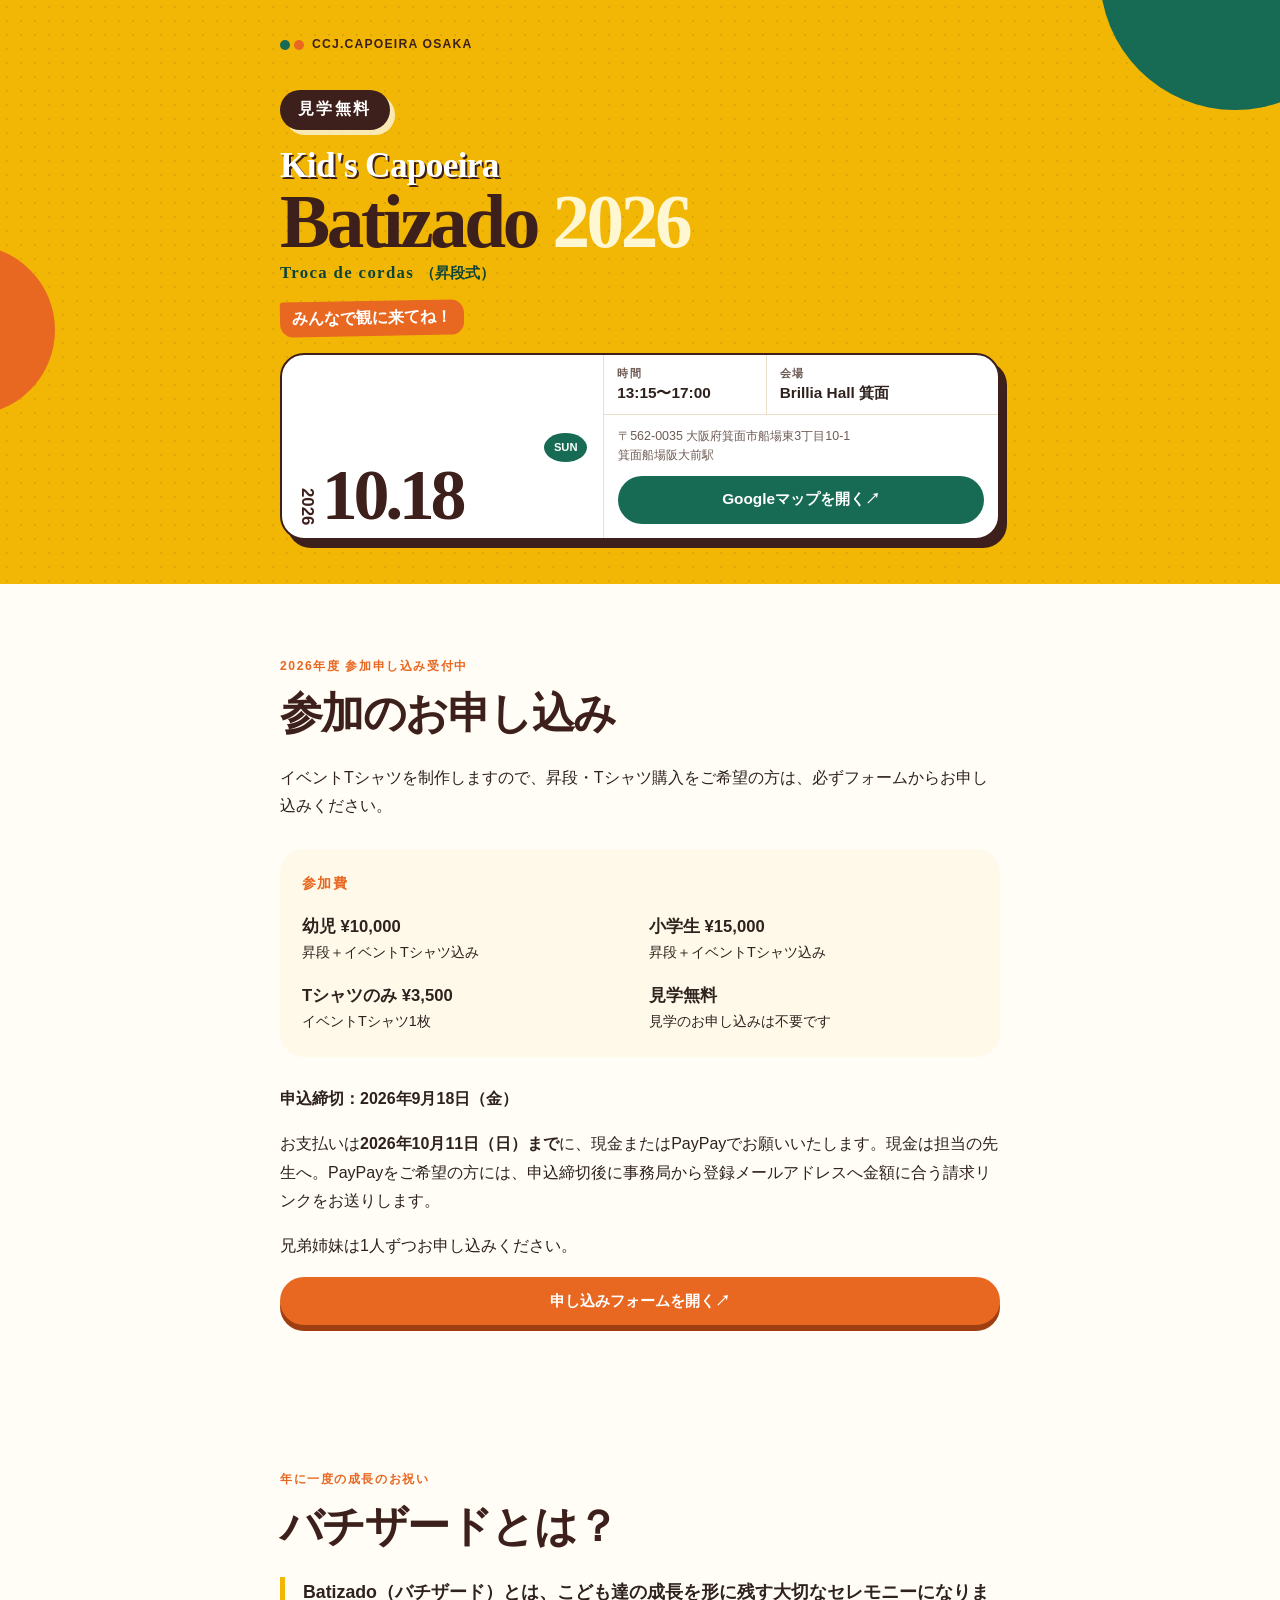
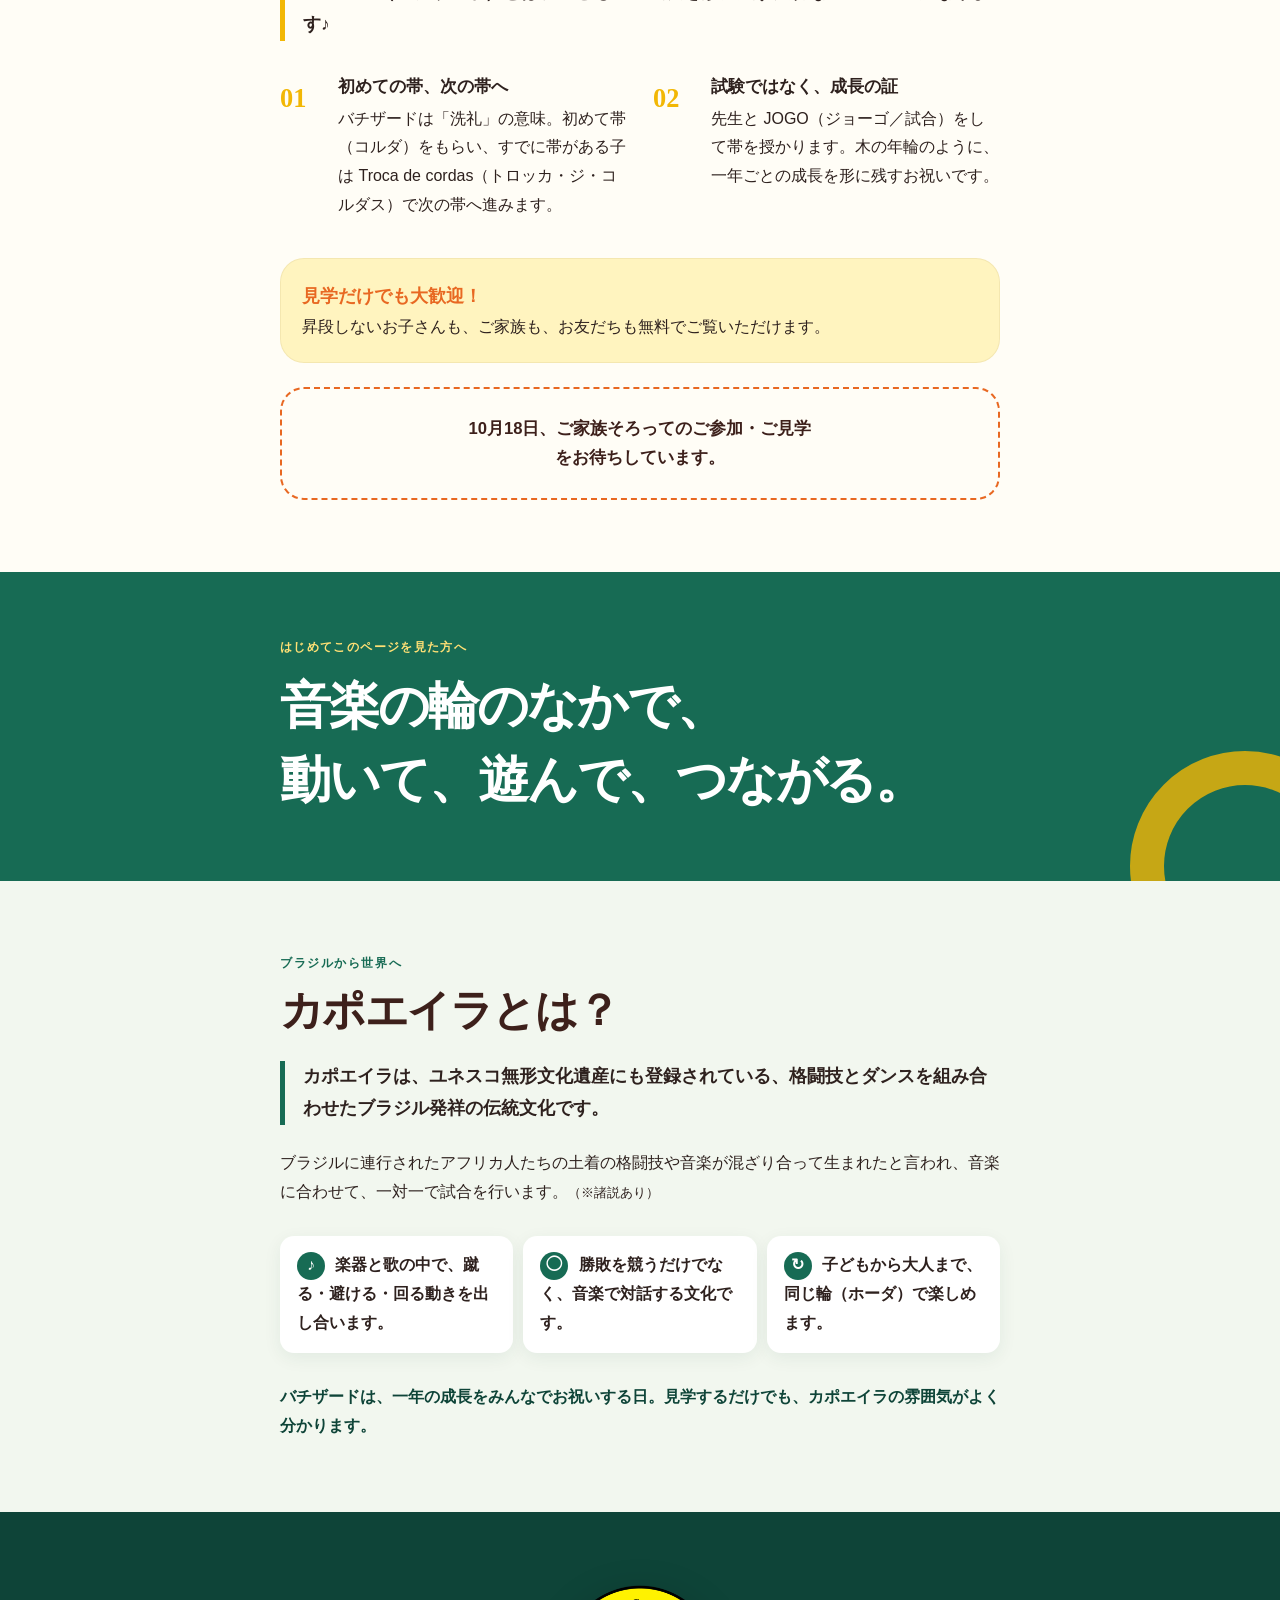
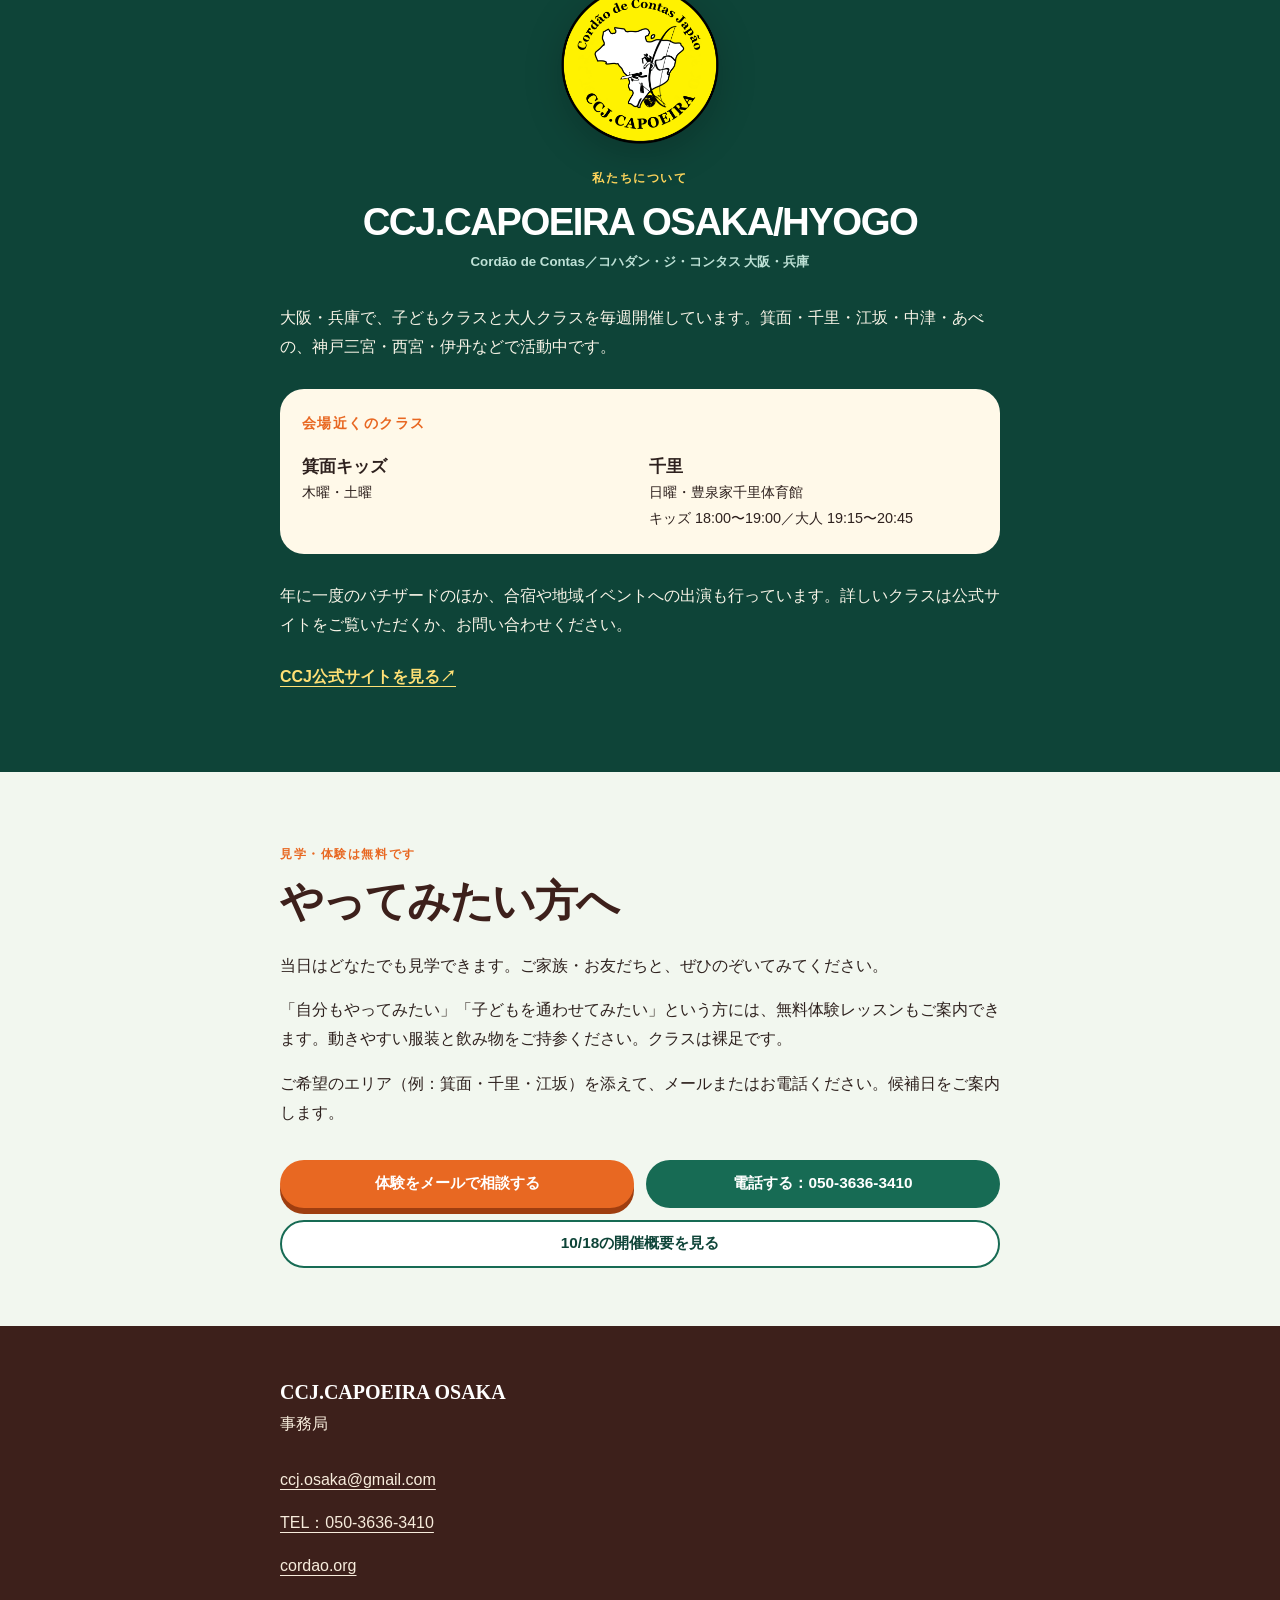
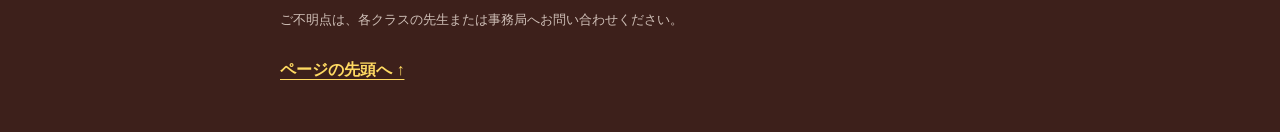
<file: index.html>
<!doctype html>
<html lang="ja">
  <head>
    <meta charset="utf-8">
    <meta name="viewport" content="width=device-width, initial-scale=1">
    <meta name="theme-color" content="#f2b705">
    <meta name="description" content="2026年10月18日（日）Brillia Hall 箕面で開催する、CCJキッズバチザード（昇段式）のご案内。見学無料です。">
    <meta property="og:type" content="website">
    <meta property="og:locale" content="ja_JP">
    <meta property="og:title" content="Kid's Capoeira Batizado 2026｜CCJ.CAPOEIRA OSAKA">
    <meta property="og:description" content="10月18日（日）Brillia Hall 箕面で開催。子どもたちの一年の成長を祝うセレモニーです。見学無料。">
    <title>Kid's Capoeira Batizado 2026｜CCJ.CAPOEIRA OSAKA</title>
    <link rel="stylesheet" href="styles.css?v=20260815-4">
  </head>
  <body>
    <a class="skip-link" href="#event">開催概要へ</a>

    <header class="hero" id="top">
      <div class="hero__shape hero__shape--one" aria-hidden="true"></div>
      <div class="hero__shape hero__shape--two" aria-hidden="true"></div>
      <div class="hero__inner wrap">
        <p class="eyebrow"><span class="eyebrow__dot" aria-hidden="true"></span>CCJ.CAPOEIRA OSAKA</p>
        <div class="hero__heading">
          <span class="free-badge">見学無料</span>
          <h1><span>Kid's Capoeira</span>Batizado <em>2026</em></h1>
          <p class="subtitle">Troca de cordas <span>（昇段式）</span></p>
        </div>
        <p class="hero__message">みんなで観に来てね！</p>

        <section class="event-card" id="event" aria-labelledby="event-title">
          <h2 class="visually-hidden" id="event-title">開催概要</h2>
          <div class="event-date">
            <p class="event-date__year">2026</p>
            <p class="event-date__day">10.18</p>
            <p class="event-date__dow">SUN</p>
          </div>
          <dl class="event-facts">
            <div>
              <dt>時間</dt>
              <dd>13:15〜17:00</dd>
            </div>
            <div>
              <dt>会場</dt>
              <dd>Brillia Hall 箕面</dd>
            </div>
          </dl>
          <div class="event-place">
            <p>〒562-0035 大阪府箕面市船場東3丁目10-1</p>
            <p>箕面船場阪大前駅</p>
            <a class="button button--map" href="https://www.google.com/maps/search/?api=1&amp;query=Brillia%20Hall%20%E7%AE%95%E9%9D%A2" target="_blank" rel="noopener noreferrer">Googleマップを開く <span aria-hidden="true">↗</span></a>
          </div>
        </section>
      </div>
    </header>

    <main>
      <section class="section wrap" id="registration" aria-labelledby="registration-title">
        <p class="section-kicker">2026年度 参加申し込み受付中</p>
        <h2 id="registration-title">参加のお申し込み</h2>
        <p>イベントTシャツを制作しますので、昇段・Tシャツ購入をご希望の方は、必ずフォームからお申し込みください。</p>
        <div class="nearby-card">
          <p class="nearby-card__label">参加費</p>
          <div>
            <h3>幼児 ¥10,000</h3>
            <p>昇段＋イベントTシャツ込み</p>
          </div>
          <div>
            <h3>小学生 ¥15,000</h3>
            <p>昇段＋イベントTシャツ込み</p>
          </div>
          <div>
            <h3>Tシャツのみ ¥3,500</h3>
            <p>イベントTシャツ1枚</p>
          </div>
          <div>
            <h3>見学無料</h3>
            <p>見学のお申し込みは不要です</p>
          </div>
        </div>
        <p><strong>申込締切：2026年9月18日（金）</strong></p>
        <p>お支払いは<strong>2026年10月11日（日）まで</strong>に、現金またはPayPayでお願いいたします。現金は担当の先生へ。PayPayをご希望の方には、申込締切後に事務局から登録メールアドレスへ金額に合う請求リンクをお送りします。</p>
        <p>兄弟姉妹は1人ずつお申し込みください。</p>
        <a class="button button--primary" href="https://forms.gle/zWsZ5PaaebFyKB7L8" target="_blank" rel="noopener noreferrer">申し込みフォームを開く <span aria-hidden="true">↗</span></a>
      </section>

      <section class="event-story section wrap" aria-labelledby="batizado-title">
        <p class="section-kicker">年に一度の成長のお祝い</p>
        <h2 id="batizado-title">バチザードとは？</h2>
        <p class="lead-copy">Batizado（バチザード）とは、こども達の成長を形に残す大切なセレモニーになります♪</p>

        <div class="story-grid">
          <div class="story-item">
            <span class="story-number" aria-hidden="true">01</span>
            <div>
              <h3>初めての帯、次の帯へ</h3>
              <p>バチザードは「洗礼」の意味。初めて帯（コルダ）をもらい、すでに帯がある子は Troca de cordas（トロッカ・ジ・コルダス）で次の帯へ進みます。</p>
            </div>
          </div>
          <div class="story-item">
            <span class="story-number" aria-hidden="true">02</span>
            <div>
              <h3>試験ではなく、成長の証</h3>
              <p>先生と JOGO（ジョーゴ／試合）をして帯を授かります。木の年輪のように、一年ごとの成長を形に残すお祝いです。</p>
            </div>
          </div>
        </div>

        <aside class="welcome-note">
          <strong>見学だけでも大歓迎！</strong>
          <p>昇段しないお子さんも、ご家族も、お友だちも無料でご覧いただけます。</p>
        </aside>

        <div class="schedule-note">
          <strong>10月18日、ご家族そろってのご参加・ご見学をお待ちしています。</strong>
        </div>
      </section>

      <div class="community-area">
        <div class="community-intro wrap">
          <p class="community-intro__label">はじめてこのページを見た方へ</p>
          <h2>音楽の輪のなかで、<br>動いて、遊んで、つながる。</h2>
        </div>

        <section class="section wrap" aria-labelledby="capoeira-title">
          <p class="section-kicker section-kicker--green">ブラジルから世界へ</p>
          <h2 id="capoeira-title">カポエイラとは？</h2>
          <p class="lead-copy lead-copy--plain">カポエイラは、ユネスコ無形文化遺産にも登録されている、格闘技とダンスを組み合わせたブラジル発祥の伝統文化です。</p>
          <p>ブラジルに連行されたアフリカ人たちの土着の格闘技や音楽が混ざり合って生まれたと言われ、音楽に合わせて、一対一で試合を行います。<small>（※諸説あり）</small></p>
          <div class="capoeira-points" aria-label="カポエイラの特徴">
            <p><span aria-hidden="true">♪</span> 楽器と歌の中で、蹴る・避ける・回る動きを出し合います。</p>
            <p><span aria-hidden="true">◯</span> 勝敗を競うだけでなく、音楽で対話する文化です。</p>
            <p><span aria-hidden="true">↻</span> 子どもから大人まで、同じ輪（ホーダ）で楽しめます。</p>
          </div>
          <p class="soft-note">バチザードは、一年の成長をみんなでお祝いする日。見学するだけでも、カポエイラの雰囲気がよく分かります。</p>
        </section>

        <section class="section section--ccj" aria-labelledby="ccj-title">
          <div class="wrap">
            <div class="ccj-brand">
              <img class="ccj-logo" src="assets/team-logo.png?v=20260815-3" alt="Cordão de Contas Japão CCJ.CAPOEIRA ロゴ" width="640" height="631">
              <div>
                <p class="section-kicker section-kicker--light">私たちについて</p>
                <h2 id="ccj-title">CCJ.CAPOEIRA OSAKA/HYOGO</h2>
                <p class="ccj-sub">Cordão de Contas／コハダン・ジ・コンタス 大阪・兵庫</p>
              </div>
            </div>
            <p>大阪・兵庫で、子どもクラスと大人クラスを毎週開催しています。箕面・千里・江坂・中津・あべの、神戸三宮・西宮・伊丹などで活動中です。</p>

            <div class="nearby-card">
              <p class="nearby-card__label">会場近くのクラス</p>
              <div>
                <h3>箕面キッズ</h3>
                <p>木曜・土曜</p>
              </div>
              <div>
                <h3>千里</h3>
                <p>日曜・豊泉家千里体育館</p>
                <p>キッズ 18:00〜19:00／大人 19:15〜20:45</p>
              </div>
            </div>

            <p>年に一度のバチザードのほか、合宿や地域イベントへの出演も行っています。詳しいクラスは公式サイトをご覧いただくか、お問い合わせください。</p>
            <a class="text-link text-link--light" href="https://cordao.org/" target="_blank" rel="noopener noreferrer">CCJ公式サイトを見る <span aria-hidden="true">↗</span></a>
          </div>
        </section>

        <section class="section try-section wrap" id="trial" aria-labelledby="trial-title">
          <p class="section-kicker section-kicker--orange">見学・体験は無料です</p>
          <h2 id="trial-title">やってみたい方へ</h2>
          <p>当日はどなたでも見学できます。ご家族・お友だちと、ぜひのぞいてみてください。</p>
          <p>「自分もやってみたい」「子どもを通わせてみたい」という方には、無料体験レッスンもご案内できます。動きやすい服装と飲み物をご持参ください。クラスは裸足です。</p>
          <p>ご希望のエリア（例：箕面・千里・江坂）を添えて、メールまたはお電話ください。候補日をご案内します。</p>

          <div class="cta-stack">
            <a class="button button--primary" href="mailto:ccj.osaka@gmail.com?subject=%E3%82%AB%E3%83%9D%E3%82%A8%E3%82%A4%E3%83%A9%E4%BD%93%E9%A8%93%E3%81%AE%E7%9B%B8%E8%AB%87">体験をメールで相談する</a>
            <a class="button button--secondary" href="tel:05036363410">電話する：050-3636-3410</a>
            <a class="button button--outline" href="#event">10/18の開催概要を見る</a>
          </div>

        </section>

      </div>
    </main>

    <footer>
      <div class="wrap footer__inner">
        <div>
          <p class="footer__name">CCJ.CAPOEIRA OSAKA</p>
          <p>事務局</p>
        </div>
        <address>
          <a href="mailto:ccj.osaka@gmail.com">ccj.osaka@gmail.com</a>
          <a href="tel:05036363410">TEL：050-3636-3410</a>
          <a href="https://cordao.org/" target="_blank" rel="noopener noreferrer">cordao.org</a>
        </address>
        <p class="footer__note">ご不明点は、各クラスの先生または事務局へお問い合わせください。</p>
        <a class="back-to-top" href="#top">ページの先頭へ ↑</a>
      </div>
    </footer>
  </body>
</html>
</file>
<file: styles.css>
:root {
  --yellow: #f2b705;
  --orange: #e86822;
  --green: #176b54;
  --green-dark: #0e4438;
  --brown: #3d201b;
  --cream: #fff9e9;
  --paper: #fffdf6;
  --ink: #2e211e;
  --muted: #6e5b54;
  --line: #eadfc8;
  --shadow: 0 14px 40px rgba(62, 40, 20, 0.14);
  --radius: 24px;
}

*,
*::before,
*::after {
  box-sizing: border-box;
}

html {
  scroll-behavior: smooth;
}

body {
  margin: 0;
  color: var(--ink);
  background: var(--paper);
  font-family: -apple-system, BlinkMacSystemFont, "Hiragino Sans", "Yu Gothic", YuGothic, Meiryo, sans-serif;
  font-size: 16px;
  line-height: 1.8;
  -webkit-font-smoothing: antialiased;
}

a {
  color: inherit;
}

p,
h1,
h2,
h3,
dl,
dd {
  margin-top: 0;
}

.wrap {
  width: min(100% - 40px, 720px);
  margin-inline: auto;
}

.skip-link {
  position: fixed;
  z-index: 100;
  top: 8px;
  left: 8px;
  padding: 10px 16px;
  color: white;
  background: var(--brown);
  border-radius: 8px;
  transform: translateY(-150%);
}

.skip-link:focus {
  transform: translateY(0);
}

.visually-hidden {
  position: absolute;
  width: 1px;
  height: 1px;
  padding: 0;
  margin: -1px;
  overflow: hidden;
  clip: rect(0, 0, 0, 0);
  white-space: nowrap;
  border: 0;
}

.hero {
  position: relative;
  overflow: hidden;
  padding: 24px 0 44px;
  background: var(--yellow);
}

.hero::before {
  content: "";
  position: absolute;
  inset: 0;
  opacity: 0.11;
  background-image: radial-gradient(var(--brown) 1.1px, transparent 1.1px);
  background-size: 14px 14px;
}

.hero__shape {
  position: absolute;
  border-radius: 999px;
  pointer-events: none;
}

.hero__shape--one {
  width: 270px;
  height: 270px;
  top: -160px;
  right: -90px;
  background: var(--green);
}

.hero__shape--two {
  width: 170px;
  height: 170px;
  left: -115px;
  top: 245px;
  background: var(--orange);
}

.hero__inner {
  position: relative;
}

.eyebrow {
  display: flex;
  align-items: center;
  gap: 8px;
  margin-bottom: 22px;
  color: var(--brown);
  font-size: 0.76rem;
  font-weight: 800;
  letter-spacing: 0.1em;
}

.eyebrow__dot {
  width: 10px;
  height: 10px;
  background: var(--green);
  border-radius: 50%;
  box-shadow: 14px 0 0 var(--orange);
  margin-right: 14px;
}

.hero__heading {
  position: relative;
  padding-top: 12px;
}

.free-badge {
  display: inline-flex;
  align-items: center;
  min-height: 40px;
  padding: 5px 18px;
  color: #fff;
  background: var(--brown);
  border-radius: 999px;
  font-weight: 800;
  letter-spacing: 0.15em;
  box-shadow: 5px 5px 0 rgba(255, 255, 255, 0.7);
}

h1 {
  margin: 14px 0 2px;
  color: var(--brown);
  font-family: Georgia, "Times New Roman", serif;
  font-size: clamp(2.5rem, 12vw, 4.7rem);
  line-height: 0.91;
  letter-spacing: -0.045em;
}

h1 span {
  display: block;
  color: #fff;
  font-size: 0.47em;
  line-height: 1.25;
  letter-spacing: -0.02em;
  text-shadow: 2px 2px 0 var(--brown);
}

h1 em {
  color: #fff7d2;
  font-style: normal;
}

.subtitle {
  margin-bottom: 8px;
  color: var(--green-dark);
  font-family: Georgia, "Times New Roman", serif;
  font-size: 1.05rem;
  font-weight: 700;
  letter-spacing: 0.08em;
}

.subtitle span {
  font-family: inherit;
  font-size: 0.87em;
  letter-spacing: 0;
}

.hero__message {
  display: inline-block;
  margin: 4px 0 17px;
  padding: 3px 12px;
  color: #fff;
  background: var(--orange);
  border-radius: 3px 13px 13px 13px;
  font-weight: 800;
  transform: rotate(-1deg);
}

.event-card {
  overflow: hidden;
  background: #fff;
  border: 2px solid var(--brown);
  border-radius: var(--radius);
  box-shadow: 7px 8px 0 var(--brown);
}

.event-date {
  display: grid;
  grid-template-columns: auto 1fr auto;
  align-items: end;
  gap: 7px;
  padding: 10px 16px 7px;
  color: var(--brown);
  border-bottom: 1px solid var(--line);
  line-height: 1;
}

.event-date p {
  margin: 0;
}

.event-date__year {
  padding-bottom: 5px;
  font-size: 1.05rem;
  font-weight: 900;
  writing-mode: vertical-rl;
}

.event-date__day {
  font-family: Georgia, "Times New Roman", serif;
  font-size: clamp(2.8rem, 14vw, 4.5rem);
  font-weight: 700;
  letter-spacing: -0.06em;
}

.event-date__dow {
  align-self: center;
  min-width: 43px;
  padding: 9px 7px;
  color: white;
  background: var(--green);
  border-radius: 50%;
  font-size: 0.7rem;
  font-weight: 900;
  text-align: center;
}

.event-facts {
  display: grid;
  grid-template-columns: 0.82fr 1.18fr;
  margin: 0;
  border-bottom: 1px solid var(--line);
}

.event-facts div {
  padding: 9px 13px 10px;
}

.event-facts div + div {
  border-left: 1px solid var(--line);
}

.event-facts dt {
  color: var(--muted);
  font-size: 0.69rem;
  font-weight: 800;
  letter-spacing: 0.12em;
}

.event-facts dd {
  margin: 0;
  font-size: 0.96rem;
  font-weight: 800;
  line-height: 1.35;
}

.event-place {
  padding: 12px 14px 14px;
}

.event-place p {
  margin: 0;
  color: var(--muted);
  font-size: 0.78rem;
  line-height: 1.55;
}

.event-place .button {
  margin-top: 10px;
}

.button {
  display: flex;
  align-items: center;
  justify-content: center;
  min-height: 48px;
  padding: 10px 18px;
  border-radius: 999px;
  font-size: 0.96rem;
  font-weight: 800;
  line-height: 1.35;
  text-align: center;
  text-decoration: none;
}

.button--map {
  color: white;
  background: var(--green);
}

.section {
  padding-block: 72px;
}

.section h2,
.memories h2 {
  margin-bottom: 24px;
  color: var(--brown);
  font-size: clamp(1.85rem, 8vw, 2.7rem);
  line-height: 1.25;
  letter-spacing: -0.035em;
}

.section h3 {
  margin-bottom: 5px;
  font-size: 1.04rem;
  line-height: 1.5;
}

.section-kicker {
  margin-bottom: 8px;
  color: var(--orange);
  font-size: 0.76rem;
  font-weight: 900;
  letter-spacing: 0.13em;
}

.lead-copy {
  margin-bottom: 34px;
  padding-left: 18px;
  border-left: 5px solid var(--yellow);
  font-size: 1.11rem;
  font-weight: 800;
  line-height: 1.8;
}

.lead-copy--plain {
  margin-bottom: 24px;
  border-color: var(--green);
}

.story-grid {
  display: grid;
  gap: 26px;
}

.story-item {
  display: grid;
  grid-template-columns: 46px 1fr;
  gap: 12px;
}

.story-item p {
  margin-bottom: 0;
}

.story-number {
  color: var(--yellow);
  font-family: Georgia, "Times New Roman", serif;
  font-size: 1.65rem;
  font-weight: 700;
}

.welcome-note {
  margin-top: 38px;
  padding: 22px;
  background: #fff4bf;
  border-radius: var(--radius);
  box-shadow: inset 0 0 0 1px rgba(118, 79, 11, 0.08);
}

.welcome-note strong {
  display: block;
  color: var(--orange);
  font-size: 1.14rem;
}

.welcome-note p {
  margin-bottom: 0;
}

.schedule-note {
  display: grid;
  place-items: center;
  min-height: 112px;
  margin-top: 24px;
  padding: 26px 24px;
  border: 2px dashed var(--orange);
  border-radius: var(--radius);
  text-align: center;
}

.schedule-note strong {
  display: block;
  max-width: 21em;
  margin: 0 auto;
  color: var(--brown);
  font-size: 1.04rem;
  line-height: 1.7;
}

.community-area {
  background: #f2f7ef;
}

.community-intro {
  position: relative;
  overflow: hidden;
  width: 100%;
  max-width: none;
  padding: 64px max(20px, calc((100% - 720px) / 2));
  color: white;
  background: var(--green);
}

.community-intro::after {
  content: "";
  position: absolute;
  right: -80px;
  bottom: -100px;
  width: 230px;
  height: 230px;
  border: 34px solid rgba(242, 183, 5, 0.8);
  border-radius: 50%;
}

.community-intro__label {
  position: relative;
  z-index: 1;
  margin-bottom: 10px;
  color: #ffe075;
  font-size: 0.78rem;
  font-weight: 900;
  letter-spacing: 0.11em;
}

.community-intro h2 {
  position: relative;
  z-index: 1;
  max-width: 720px;
  margin: 0 auto;
  font-size: clamp(1.8rem, 8vw, 3.2rem);
  line-height: 1.45;
  letter-spacing: -0.04em;
}

.section-kicker--green {
  color: var(--green);
}

.capoeira-points {
  display: grid;
  gap: 10px;
  margin-block: 30px;
}

.capoeira-points p {
  margin: 0;
  padding: 15px 17px;
  background: white;
  border-radius: 14px;
  box-shadow: 0 5px 18px rgba(14, 68, 56, 0.07);
  font-weight: 700;
}

.capoeira-points span {
  display: inline-flex;
  align-items: center;
  justify-content: center;
  width: 28px;
  height: 28px;
  margin-right: 6px;
  color: white;
  background: var(--green);
  border-radius: 50%;
}

.soft-note {
  margin-bottom: 0;
  color: var(--green-dark);
  font-weight: 700;
}

.section--ccj {
  color: #f8f4e7;
  background: var(--green-dark);
}

.section--ccj h2 {
  margin-bottom: 4px;
  color: white;
  font-size: clamp(1.75rem, 7vw, 2.7rem);
}

.ccj-brand {
  display: grid;
  justify-items: center;
  gap: 22px;
  margin-bottom: 30px;
  text-align: center;
}

.ccj-brand h2 {
  font-size: clamp(1.52rem, 6vw, 2.4rem);
  letter-spacing: -0.04em;
}

.ccj-logo {
  display: block;
  width: clamp(132px, 38vw, 164px);
  height: auto;
  filter: drop-shadow(0 10px 18px rgba(0, 0, 0, 0.2));
}

.section-kicker--light {
  color: #ffd65c;
}

.ccj-sub {
  margin-bottom: 0;
  color: #bee1d6;
  font-size: 0.83rem;
  font-weight: 700;
}

.nearby-card {
  display: grid;
  gap: 18px;
  margin-block: 28px;
  padding: 22px;
  color: var(--ink);
  background: #fff9e9;
  border-radius: var(--radius);
}

.nearby-card__label {
  margin-bottom: -7px;
  color: var(--orange);
  font-size: 0.75rem;
  font-weight: 900;
  letter-spacing: 0.1em;
}

.nearby-card h3,
.nearby-card p {
  margin-bottom: 0;
}

.nearby-card p {
  font-size: 0.9rem;
}

.text-link {
  display: inline-flex;
  align-items: center;
  min-height: 44px;
  font-weight: 800;
  text-underline-offset: 4px;
}

.text-link--light {
  color: #ffe075;
}

.try-section {
  padding-bottom: 58px;
}

.section-kicker--orange {
  color: var(--orange);
}

.cta-stack {
  display: grid;
  gap: 12px;
  margin-top: 32px;
}

.button--primary {
  color: white;
  background: var(--orange);
  box-shadow: 0 6px 0 #9f3e10;
}

.button--secondary {
  color: white;
  background: var(--green);
}

.button--outline {
  color: var(--green-dark);
  background: white;
  border: 2px solid var(--green);
}

.other-links {
  display: grid;
  gap: 8px;
  margin-top: 26px;
}

.other-links a,
.memories__links a {
  display: inline-flex;
  align-items: center;
  min-height: 44px;
  color: var(--green-dark);
  font-weight: 700;
  text-underline-offset: 4px;
}

.memories {
  padding: 0 0 64px;
}

.memories h2 {
  margin-bottom: 10px;
  font-size: 1.3rem;
}

.memories__links {
  display: grid;
}

.memories > p {
  color: var(--muted);
  font-size: 0.86rem;
}

footer {
  padding-block: 48px;
  color: #f7ecdc;
  background: var(--brown);
}

.footer__inner {
  display: grid;
  gap: 23px;
}

.footer__name {
  margin-bottom: 0;
  color: white;
  font-family: Georgia, "Times New Roman", serif;
  font-size: 1.25rem;
  font-weight: 700;
}

.footer__inner p {
  margin-bottom: 0;
}

address {
  display: grid;
  gap: 5px;
  font-style: normal;
}

address a {
  display: inline-flex;
  align-items: center;
  min-height: 38px;
  width: fit-content;
  text-underline-offset: 4px;
}

.footer__note {
  color: #cfbfb7;
  font-size: 0.84rem;
}

.back-to-top {
  width: fit-content;
  color: #ffda62;
  font-weight: 800;
  text-underline-offset: 4px;
}

a:focus-visible {
  outline: 3px solid #fff;
  outline-offset: 4px;
}

.community-area a:focus-visible,
.event-story a:focus-visible {
  outline-color: var(--orange);
}

@media (min-width: 640px) {
  .hero {
    padding-top: 34px;
  }

  .event-card {
    display: grid;
    grid-template-columns: 0.9fr 1.1fr;
  }

  .event-date,
  .event-facts {
    border-bottom: 0;
  }

  .event-date {
    grid-row: span 2;
    border-right: 1px solid var(--line);
  }

  .event-place {
    border-top: 1px solid var(--line);
  }

  .story-grid {
    grid-template-columns: 1fr 1fr;
  }

  .capoeira-points {
    grid-template-columns: repeat(3, 1fr);
  }

  .nearby-card {
    grid-template-columns: 1fr 1fr;
  }

  .nearby-card__label {
    grid-column: 1 / -1;
  }

  .cta-stack {
    grid-template-columns: 1fr 1fr;
  }

  .button--outline {
    grid-column: 1 / -1;
  }
}

@media (prefers-reduced-motion: reduce) {
  html {
    scroll-behavior: auto;
  }
}
</file>
